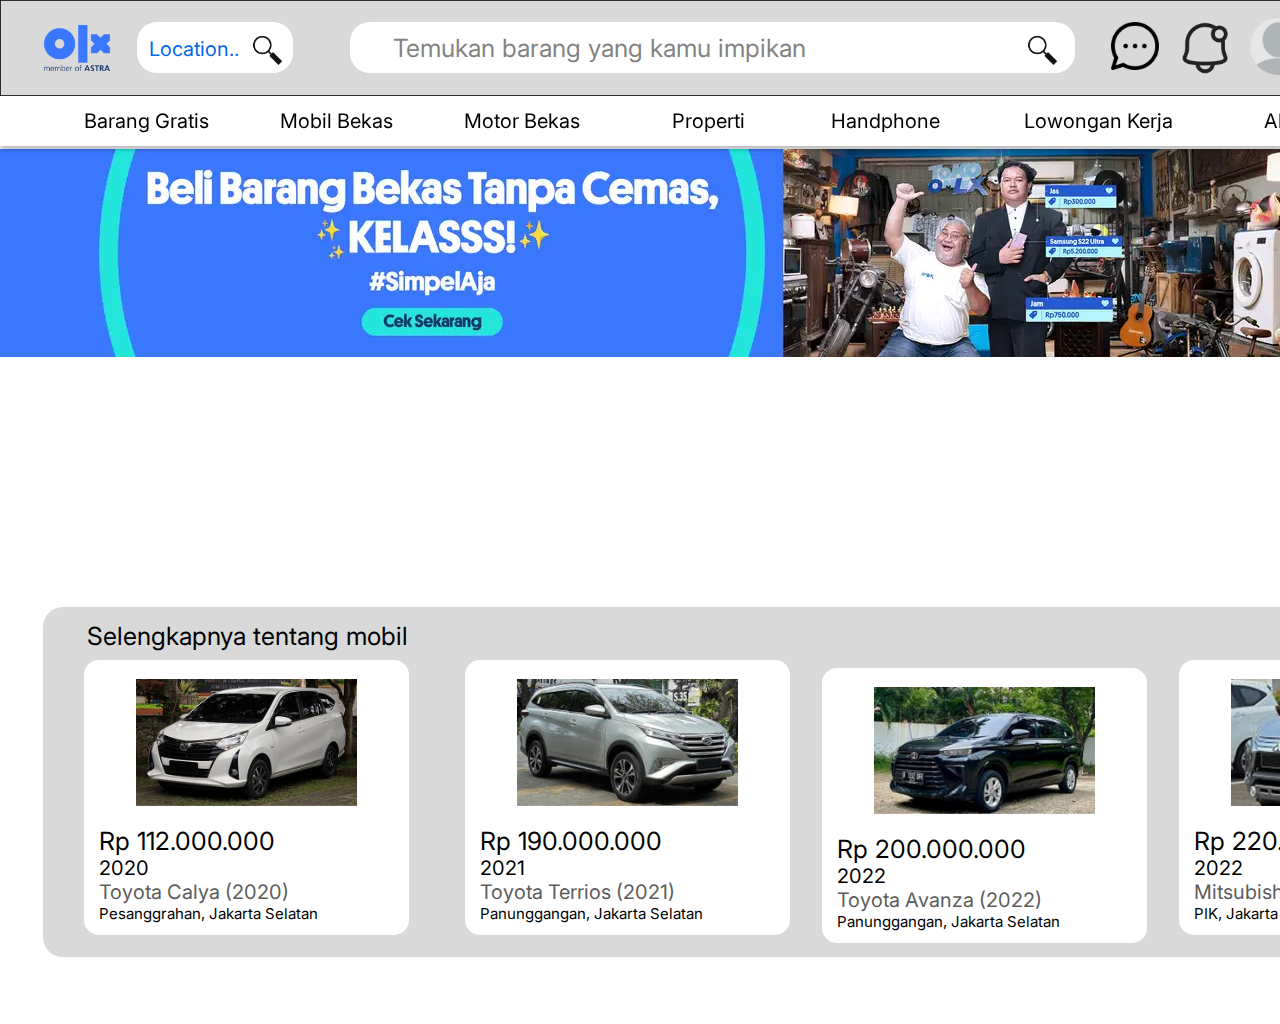
<file: index.html>
<!DOCTYPE html>
<html>
<head>
  <meta charset="utf-8">
  <meta name="viewport" content="width=device-width, initial-scale=1.0">
  <title>OLX - Home</title>
  <link rel="stylesheet" href="style.css" />
  <link rel="stylesheet" href="https://fonts.googleapis.com/css2?family=Inter:wght@400&display=swap" />
  <link rel="icon" href="Assets/Olx-indonesia-logo.svg 1.png" type="image/png" />
</head>
<body>
  <div class="home" id="home">
    <div class="component-1" id="main-section">
      <div class="component-1-child" id="background-element"></div>

      <div class="card" id="card-container">
        <div class="selengkapnya-tentang-mobil" id="section-title">Selengkapnya tentang mobil</div>

        <div class="card-container">
          <div class="card-1" id="car-card-1">
            <div class="card-1-child"></div>
            <a href="calya.html">
                <img class="calya-1-icon" alt="Toyota Calya" src="assets/calya 1.png">
            </a>
            <div class="rp-112000000">Rp 112.000.000</div>
            <div class="div">2020</div>
            <div class="toyota-calya-2020">Toyota Calya (2020)</div>
            <div class="pesanggrahan-jakarta-selatan">Pesanggrahan, Jakarta Selatan</div>
          </div>

          <div class="card-2" id="car-card-2">
            <div class="card-1-child"></div>
            <img class="calya-1-icon" alt="" src="assets/terriosjpeg.png">
            <div class="rp-112000000">Rp 190.000.000</div>
            <div class="div">2021</div>
            <div class="toyota-calya-2020">Toyota Terrios (2021)</div>
            <div class="pesanggrahan-jakarta-selatan">Panunggangan, Jakarta Selatan</div>
          </div>

          <div class="card-3" id="car-card-3">
            <div class="card-1-child"></div>
            <img class="calya-1-icon" alt="" src="assets/avanza.png">
            <div class="rp-112000000">Rp 200.000.000</div>
            <div class="div">2022</div>
            <div class="toyota-calya-2020">Toyota Avanza (2022)</div>
            <div class="pesanggrahan-jakarta-selatan">Panunggangan, Jakarta Selatan</div>
          </div>

          <div class="card-4" id="car-card-4">
            <div class="card-1-child"></div>
            <img class="calya-1-icon" alt="" src="assets/xpanderjpeg.png">
            <div class="rp-112000000">Rp 220.000.000</div>
            <div class="div">2022</div>
            <div class="toyota-calya-2020">Mitsubishi Expander (2022)</div>
            <div class="pesanggrahan-jakarta-selatan">PIK, Jakarta Utara</div>
          </div>

          <div class="card-41" id="car-card-5">
            <div class="card-1-child"></div>
            <img class="calya-1-icon" alt="" src="assets/brv.png">
            <div class="rp-112000000">Rp 220.000.000</div>
            <div class="div">2023</div>
            <div class="toyota-calya-2020">Honda BR-V (2023)</div>
            <div class="pesanggrahan-jakarta-selatan">PIK, Jakarta Utara</div>
          </div>
        </div>
      </div>
    </div>

    <div class="animation" id="animation-section">
      <div class="animation-child" id="animation-background"></div>
    </div>

    <div class="nav" id="navigation">
      <div class="nav-inner" id="nav-wrapper">
        <div class="frame-parent" id="nav-categories">
          <div class="barang-gratis-wrapper" id="free-items">
            <div class="barang-gratis">Barang Gratis</div>
          </div>
          <div class="mobil-bekas-wrapper" id="used-cars">
            <div class="barang-gratis">Mobil Bekas</div>
          </div>
          <div class="motor-bekas-wrapper" id="used-bikes">
            <div class="barang-gratis">Motor Bekas</div>
          </div>
          <div class="lowongan-kerja-wrapper" id="jobs">
            <div class="barang-gratis">Lowongan Kerja</div>
          </div>
          <div class="aksesoris-wrapper" id="accessories">
            <div class="barang-gratis">Aksesoris</div>
          </div>
          <div class="properti-wrapper" id="property">
            <div class="barang-gratis">Properti</div>
          </div>
          <div class="handphone-wrapper" id="phones">
            <div class="barang-gratis">Handphone</div>
          </div>
        </div>
      </div>

      <div class="header" id="header">
        <div class="headerbg" id="header-bg" data-scroll-to="headerbg"></div>
        <img class="olx-indonesia-logosvg-1-icon" alt="" src="assets/Olx-indonesia-logo.svg 1.png" id="logo-img">

        <div class="select-location" id="location-select">
          <div class="select-location-child"></div>
          <div class="location">Location..</div>
          <img class="image-2-icon" alt="" src="assets/image 2.png">
        </div>

        <div class="searchbar" id="search-bar">
          <div class="searchbar-child" id="search-bar-trigger"></div>
          <div class="temukan-barang-yang">Temukan barang yang kamu impikan</div>
          <img class="image-2-icon1" alt="" src="assets/image 2.png">
        </div>

        <a href="chat.html">
            <img class="chat-icon" alt="" src="assets/chat.png">
        </a>

        <img class="bell-icon" alt="" src="assets/Bell.png">

        <div class="profile" id="user-profile">
          <img class="profile-child" alt="" src="assets/Ellipse 3.png">
        </div>

        <div class="profile-dropdown" id="profile-dropdown">
          <div class="login-register">
            
            Login/Register
          </div>
        </div>
      </div>
    </div>
  </div>

  <script src="script.js"></script>
  
  <script src="banner.js"></script>
  
</body>
</html>
</file>
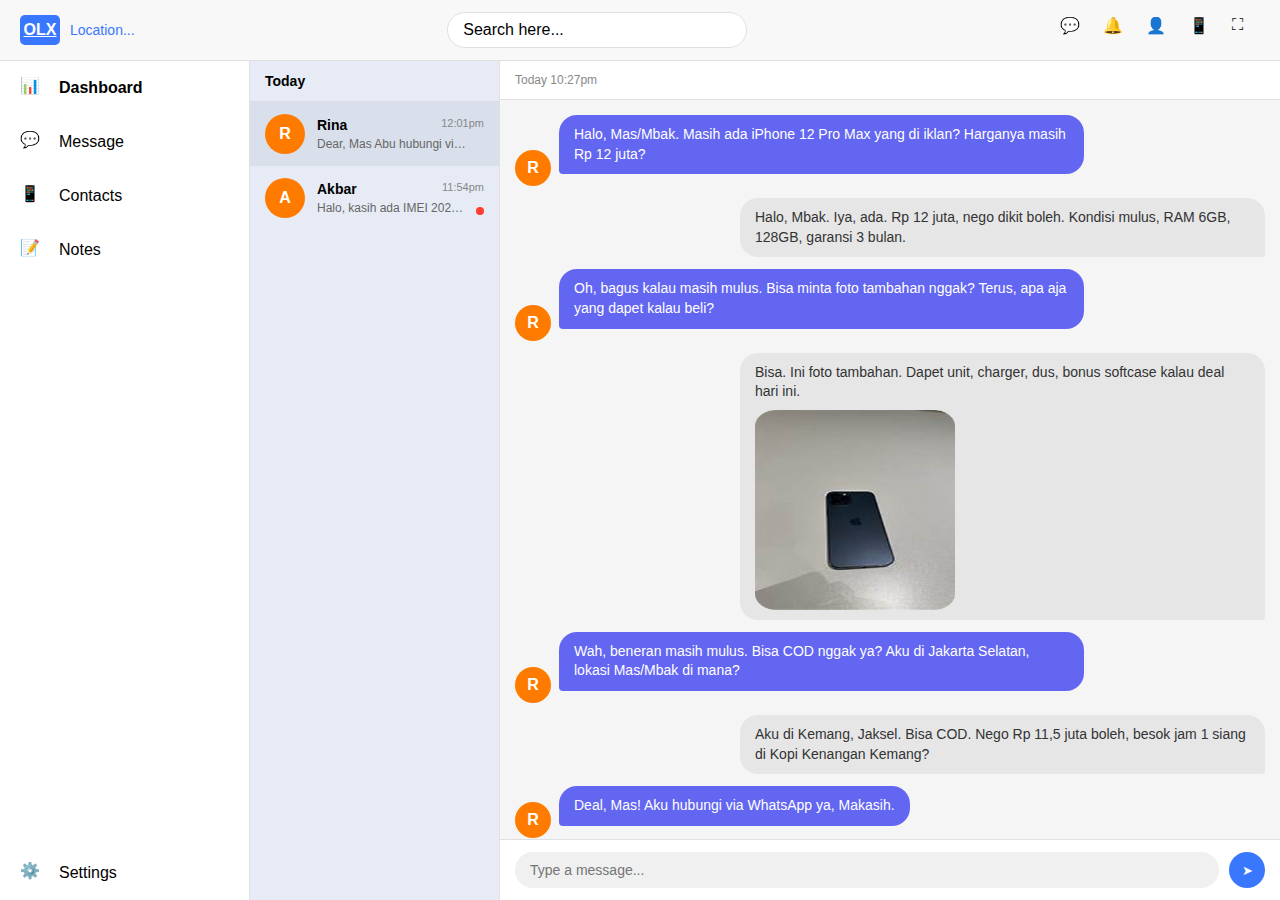
<file: chat.html>
<!DOCTYPE html>
<html lang="id">
<head>
    <meta charset="UTF-8">
    <meta name="viewport" content="width=device-width, initial-scale=1.0">
    <title>OLX Messaging Interface</title>
    <style>
        * {
            margin: 0;
            padding: 0;
            box-sizing: border-box;
            font-family: -apple-system, BlinkMacSystemFont, 'Segoe UI', Roboto, Oxygen, Ubuntu, Cantarell, 'Open Sans', 'Helvetica Neue', sans-serif;
        }

        body {
            background-color: #f5f5f5;
            display: flex;
            justify-content: center;
            align-items: center;
            height: 100vh;
            margin: 0;
            overflow: hidden;
        }

        .app-container {
            width: 100%;
            height: 100vh;
            background-color: white;
            display: flex;
            flex-direction: column;
            overflow: hidden;
        }

        .header {
            background-color: #f8f8f8;
            padding: 12px 20px;
            display: flex;
            align-items: center;
            justify-content: space-between;
            border-bottom: 1px solid #e0e0e0;
        }

        .logo {
            display: flex;
            align-items: center;
        }

        .logo-image {
            width: 40px;
            height: 30px;
            background-color: #3a77ff;
            color: white;
            border-radius: 5px;
            display: flex;
            justify-content: center;
            align-items: center;
            font-weight: bold;
            font-size: 16px;
            margin-right: 10px;
        }

        .location {
            display: flex;
            align-items: center;
            font-size: 14px;
            color: #3a77ff;
        }

        .search-container {
            display: flex;
            align-items: center;
            background-color: white;
            border-radius: 20px;
            padding: 8px 15px;
            width: 300px;
            border: 1px solid #e0e0e0;
        }

        .search-container input {
            border: none;
            outline: none;
            width: 100%;
            margin-left: 5px;
            font-size: 14px;
        }

        .icons {
            display: flex;
            align-items: center;
            gap: 15px;
        }

        .icon {
            width: 28px;
            height: 28px;
            cursor: pointer;
        }

        .main-content {
            display: flex;
            flex: 1;
            overflow: hidden;
        }

        .sidebar {
            width: 250px;
            background-color: white;
            border-right: 1px solid #e0e0e0;
            display: flex;
            flex-direction: column;
        }

        .sidebar-item {
            padding: 15px 20px;
            display: flex;
            align-items: center;
            cursor: pointer;
            transition: background-color 0.2s;
        }

        .sidebar-item:hover {
            background-color: #f5f5f5;
        }

        .sidebar-item.active {
            font-weight: bold;
        }

        .sidebar-icon {
            width: 24px;
            height: 24px;
            margin-right: 15px;
        }

        .chat-list {
            width: 250px;
            background-color: #e6ebf5;
            border-right: 1px solid #e0e0e0;
            overflow-y: auto;
        }

        .chat-header {
            padding: 12px 15px;
            background-color: #e6ebf5;
            border-bottom: 1px solid #dadce0;
            font-weight: bold;
            font-size: 14px;
        }

        .chat-item {
            padding: 12px 15px;
            display: flex;
            align-items: center;
            cursor: pointer;
            transition: background-color 0.2s;
            position: relative;
        }

        .chat-item:hover {
            background-color: #d9e0ec;
        }

        .chat-item.active {
            background-color: #d9e0ec;
        }

        .profile-pic {
            width: 40px;
            height: 40px;
            border-radius: 50%;
            object-fit: cover;
            margin-right: 12px;
            background-color: #ff7b00;
            display: flex;
            justify-content: center;
            align-items: center;
            color: white;
            font-weight: bold;
        }

        .chat-info {
            flex: 1;
        }

        .chat-name {
            font-weight: bold;
            margin-bottom: 4px;
            font-size: 14px;
        }

        .chat-preview {
            color: #666;
            font-size: 12px;
            white-space: nowrap;
            overflow: hidden;
            text-overflow: ellipsis;
            max-width: 150px;
        }

        .chat-time {
            font-size: 11px;
            color: #888;
            position: absolute;
            top: 15px;
            right: 15px;
        }

        .unread-badge {
            width: 8px;
            height: 8px;
            background-color: #ff3b30;
            border-radius: 50%;
            position: absolute;
            bottom: 15px;
            right: 15px;
        }

        .chat-container {
            flex: 1;
            display: flex;
            flex-direction: column;
        }

        .chat-header-main {
            padding: 12px 15px;
            display: flex;
            align-items: center;
            justify-content: space-between;
            border-bottom: 1px solid #e0e0e0;
        }

        .chat-time-info {
            font-size: 12px;
            color: #888;
            margin-right: 10px;
        }

        .messages {
            flex: 1;
            padding: 15px;
            overflow-y: auto;
            background-color: #f5f5f5;
            display: flex;
            flex-direction: column;
        }

        .message {
            max-width: 70%;
            padding: 10px 15px;
            border-radius: 18px;
            margin-bottom: 12px;
            font-size: 14px;
            line-height: 1.4;
            display: flex;
            flex-direction: column;
        }

        .message.received {
            background-color: #6366f1;
            color: white;
            align-self: flex-start;
            border-bottom-left-radius: 4px;
        }

        .message.sent {
            background-color: #e6e6e6;
            color: #333;
            align-self: flex-end;
            border-bottom-right-radius: 4px;
        }

        .message-with-pic {
            display: flex;
            align-items: flex-end;
            margin-bottom: 12px;
        }

        .message-with-pic .profile-pic {
            margin-right: 8px;
            width: 36px;
            height: 36px;
        }

        .image-message {
            max-width: 200px;
            max-height: 200px;
            border-radius: 8px;
            margin-top: 8px;
        }

        .input-area {
            padding: 12px 15px;
            display: flex;
            align-items: center;
            background-color: white;
            border-top: 1px solid #e0e0e0;
        }

        .input-area input {
            flex: 1;
            border: none;
            outline: none;
            background-color: #f0f0f0;
            border-radius: 20px;
            padding: 10px 15px;
            font-size: 14px;
        }

        .input-area button {
            background-color: #3a77ff;
            color: white;
            border: none;
            border-radius: 50%;
            width: 36px;
            height: 36px;
            margin-left: 10px;
            cursor: pointer;
            display: flex;
            justify-content: center;
            align-items: center;
        }
    </style>
</head>
<body>
    <div class="app-container">
        <div class="header">
            <div class="logo">
                <a href="index.html" class="logo-image">OLX</a>

                <div class="location">Location... <i class="fas fa-search"></i></div>
            </div>
            <div class="search-container">
                <span>Search here...</span>
                <i class="fas fa-search"></i>
            </div>
            <div class="icons">
                <div class="icon" title="Message">💬</div>
                <div class="icon" title="Notifications">🔔</div>
                <div class="icon" title="Profile">👤</div>
                <div class="icon" title="WhatsApp">📱</div>
            </div>
        </div>
        <div class="main-content">
            <div class="sidebar">
                <div class="sidebar-item active">
                    <div class="sidebar-icon">📊</div>
                    Dashboard
                </div>
                <div class="sidebar-item">
                    <div class="sidebar-icon">💬</div>
                    Message
                </div>
                <div class="sidebar-item">
                    <div class="sidebar-icon">📱</div>
                    Contacts
                </div>
                <div class="sidebar-item">
                    <div class="sidebar-icon">📝</div>
                    Notes
                </div>
                <div class="sidebar-item" style="margin-top: auto;">
                    <div class="sidebar-icon">⚙️</div>
                    Settings
                </div>
            </div>
            <div class="chat-list">
                <div class="chat-header">Today</div>
                <div class="chat-item active">
                    <div class="profile-pic">R</div>
                    <div class="chat-info">
                        <div class="chat-name">Rina</div>
                        <div class="chat-preview">Dear, Mas Abu hubungi via WhatsApp ya...</div>
                    </div>
                    <div class="chat-time">12:01pm</div>
                </div>
                <div class="chat-item">
                    <div class="profile-pic">A</div>
                    <div class="chat-info">
                        <div class="chat-name">Akbar</div>
                        <div class="chat-preview">Halo, kasih ada IMEI 2022?...</div>
                    </div>
                    <div class="chat-time">11:54pm</div>
                    <div class="unread-badge"></div>
                </div>
            </div>
            <div class="chat-container">
                <div class="chat-header-main">
                    <div class="chat-time-info">Today 10:27pm</div>
                </div>
                <div class="messages" id="messages">
                    <div class="message-with-pic">
                        <div class="profile-pic">R</div>
                        <div class="message received">
                            Halo, Mas/Mbak. Masih ada iPhone 12 Pro Max yang di iklan? Harganya masih Rp 12 juta?
                        </div>
                    </div>
                    <div class="message sent">
                        Halo, Mbak. Iya, ada. Rp 12 juta, nego dikit boleh. Kondisi mulus, RAM 6GB, 128GB, garansi 3 bulan.
                    </div>
                    <div class="message-with-pic">
                        <div class="profile-pic">R</div>
                        <div class="message received">
                            Oh, bagus kalau masih mulus. Bisa minta foto tambahan nggak? Terus, apa aja yang dapet kalau beli?
                        </div>
                    </div>
                    <div class="message sent">
                        Bisa. Ini foto tambahan. Dapet unit, charger, dus, bonus softcase kalau deal hari ini.
                        <img src="assets/image 17.png" alt="iPhone 12 Pro Max" class="image-message">
                    </div>
                    <div class="message-with-pic">
                        <div class="profile-pic">R</div>
                        <div class="message received">
                            Wah, beneran masih mulus. Bisa COD nggak ya? Aku di Jakarta Selatan, lokasi Mas/Mbak di mana?
                        </div>
                    </div>
                    <div class="message sent">
                        Aku di Kemang, Jaksel. Bisa COD. Nego Rp 11,5 juta boleh, besok jam 1 siang di Kopi Kenangan Kemang?
                    </div>
                    <div class="message-with-pic">
                        <div class="profile-pic">R</div>
                        <div class="message received">
                            Deal, Mas! Aku hubungi via WhatsApp ya, Makasih.
                        </div>
                    </div>
                    <div class="message sent">
                        Sip, Mbak. Aku tunggu! Makasih juga!
                    </div>
                </div>
                <div class="input-area">
                    <input type="text" placeholder="Type a message...">
                    <button>➤</button>
                </div>
            </div>
        </div>
    </div>

    <script>
        const chatItems = document.querySelectorAll('.chat-item');
        chatItems.forEach(item => {
            item.addEventListener('click', () => {
                chatItems.forEach(i => i.classList.remove('active'));
                item.classList.add('active');
                if (item.querySelector('.unread-badge')) {
                    item.querySelector('.unread-badge').remove();
                }
            });
        });

        const messagesContainer = document.getElementById('messages');
        const inputField = document.querySelector('.input-area input');
        const sendButton = document.querySelector('.input-area button');

        function sendMessage() {
            const messageText = inputField.value.trim();
            if (messageText) {
                const messageElement = document.createElement('div');
                messageElement.className = 'message sent';
                messageElement.textContent = messageText;
                messagesContainer.appendChild(messageElement);
                inputField.value = '';
                messagesContainer.scrollTop = messagesContainer.scrollHeight;
            }
        }

        sendButton.addEventListener('click', sendMessage);
        inputField.addEventListener('keypress', (e) => {
            if (e.key === 'Enter') {
                sendMessage();
            }
        });

        const sidebarItems = document.querySelectorAll('.sidebar-item');
        sidebarItems.forEach(item => {
            item.addEventListener('click', () => {
                sidebarItems.forEach(i => i.classList.remove('active'));
                item.classList.add('active');
            });
        });

        messagesContainer.scrollTop = messagesContainer.scrollHeight;
        
        function toggleFullScreen() {
            if (!document.fullscreenElement) {
                document.documentElement.requestFullscreen().catch(err => {
                    alert(`Error attempting to enable fullscreen mode: ${err.message}`);
                });
            } else {
                if (document.exitFullscreen) {
                    document.exitFullscreen();
                }
            }
        }
        
        const header = document.querySelector('.header');
        const fullscreenBtn = document.createElement('div');
        fullscreenBtn.className = 'icon';
        fullscreenBtn.innerHTML = '⛶';
        fullscreenBtn.style.cursor = 'pointer';
        fullscreenBtn.title = 'Toggle Fullscreen';
        fullscreenBtn.addEventListener('click', toggleFullScreen);
        header.querySelector('.icons').appendChild(fullscreenBtn);
        
        document.addEventListener('keydown', (e) => {
            if (e.key === 'F11' || (e.key === 'f' && (e.ctrlKey || e.metaKey))) {
                e.preventDefault();
                toggleFullScreen();
            }
        });
    </script>
</body>
</html>
</file>
<file: style.css>
body {
  	margin: 0;
  	line-height: normal;
}

.component-1-child {
  	position: absolute;
  	height: 100%;
  	width: 100%;
  	top: 0%;
  	right: 0%;
  	bottom: 0%;
  	left: 0%;
  	border-radius: 20px;
  	background-color: #d9d9d9;
}
.selengkapnya-tentang-mobil {
  	position: absolute;
  	top: 0px;
  	left: 3px;
  	font-size: 25px;
}
.card-1-child {
  	position: absolute;
  	top: 0px;
  	left: 0px;
  	border-radius: 15px;
  	background-color: #fff;
  	width: 325px;
  	height: 275px;
}
.calya-1-icon {
  	position: absolute;
  	top: 19px;
  	left: 52px;
  	width: 221.4px;
  	height: 127px;
  	object-fit: cover;
}
.rp-112000000 {
  	position: absolute;
  	top: 166px;
  	left: 15px;
  	font-size: 25px;
}
.div {
  	position: absolute;
  	top: 196px;
  	left: 15px;
}
.toyota-calya-2020 {
  	position: absolute;
  	top: 220px;
  	left: 15px;
  	color: #5c5c5c;
}
.pesanggrahan-jakarta-selatan {
  	position: absolute;
  	top: 244px;
  	left: 15px;
  	font-size: 15px;
}
.card-1 {
  	position: absolute;
  	top: 39px;
  	left: 0px;
  	width: 325px;
  	height: 275px;
}
.card-2 {
  	position: absolute;
  	top: 39px;
  	left: 381px;
  	width: 325px;
  	height: 275px;
}
.card-3 {
  	position: absolute;
  	top: 47px;
  	left: 738px;
  	width: 325px;
  	height: 275px;
}
.card-4 {
  	position: absolute;
  	top: 39px;
  	left: 1095px;
  	width: 325px;
  	height: 275px;
}
.card-41 {
  	position: absolute;
  	top: 41px;
  	left: 1453px;
  	width: 325px;
  	height: 275px;
}
.card {
  	position: absolute;
  	height: 92%;
  	width: 96.01%;
  	top: 4%;
  	right: 0.96%;
  	bottom: 4%;
  	left: 3.03%;
  	overflow-x: auto;
}
.component-1 {
  	position: absolute;
  	top: 607px;
  	left: 43px;
  	width: 1353px;
  	height: 350px;
}

.animation {
    position: absolute;
    top: 149px;
    left: 0px;
    width: 1440px;
    height: 208px;
    overflow: hidden;
    cursor: pointer;
}

.animation-child {
    position: absolute;
    height: 100%;
    width: 100%;
    top: 0%;
    right: 0%;
    bottom: 0%;
    left: 0%;
    max-width: 100%;
    overflow: hidden;
    max-height: 100%;
    transition: all 0.5s ease-in-out;
    background-size: cover;
    background-position: center;
    background-repeat: no-repeat;
}

.animation:hover .animation-child {
    transform: scale(1.02);
}

@media (max-width: 1440px) {
    .animation {
        width: 100%;
        max-width: 1440px;
    }
}

.animation-child::before {
    content: '';
    position: absolute;
    top: 0;
    left: 0;
    right: 0;
    bottom: 0;
    background: linear-gradient(90deg, transparent, rgba(255,255,255,0.4), transparent);
    transform: translateX(-100%);
    animation: loading 2s infinite;
}

@keyframes loading {
    0% {
        transform: translateX(-100%);
    }
    100% {
        transform: translateX(100%);
    }
}

.barang-gratis {
  	position: relative;
}
.barang-gratis-wrapper {
  	position: absolute;
  	top: 0px;
  	left: 0px;
  	display: flex;
  	flex-direction: row;
  	align-items: center;
  	justify-content: center;
  	padding: 10px;
}
.mobil-bekas-wrapper {
  	position: absolute;
  	top: 0px;
  	left: 196px;
  	display: flex;
  	flex-direction: row;
  	align-items: center;
  	justify-content: center;
  	padding: 10px;
}
.motor-bekas-wrapper {
  	position: absolute;
  	top: 0px;
  	left: 380px;
  	display: flex;
  	flex-direction: row;
  	align-items: center;
  	justify-content: center;
  	padding: 10px;
}
.lowongan-kerja-wrapper {
  	position: absolute;
  	top: 0px;
  	left: 940px;
  	display: flex;
  	flex-direction: row;
  	align-items: center;
  	justify-content: center;
  	padding: 10px;
}
.aksesoris-wrapper {
  	position: absolute;
  	top: 0px;
  	left: 1180px;
  	display: flex;
  	flex-direction: row;
  	align-items: center;
  	justify-content: center;
  	padding: 10px;
}
.properti-wrapper {
  	position: absolute;
  	top: 0px;
  	left: 588px;
  	display: flex;
  	flex-direction: row;
  	align-items: center;
  	justify-content: center;
  	padding: 10px;
}
.handphone-wrapper {
  	position: absolute;
  	top: 0px;
  	left: 747px;
  	display: flex;
  	flex-direction: row;
  	align-items: center;
  	justify-content: center;
  	padding: 10px;
}
.frame-parent {
  	position: absolute;
  	top: 3px;
  	left: 74px;
  	width: 1292px;
  	height: 44px;
}
.nav-inner {
  	position: absolute;
  	top: 96px;
  	left: 0px;
  	box-shadow: 0px 4px 4px rgba(0, 0, 0, 0.25);
  	background-color: #fff;
  	width: 1440px;
  	height: 50px;
  	overflow: hidden;
}
.headerbg {
  	position: absolute;
  	top: 0px;
  	left: 0px;
  	background-color: #d9d9d9;
  	border: 1px solid #2e2b2b;
  	box-sizing: border-box;
  	width: 1440px;
  	height: 96px;
}
.olx-indonesia-logosvg-1-icon {
  	position: absolute;
  	top: 10px;
  	left: 39px;
  	width: 76px;
  	height: 76px;
  	object-fit: cover;
}
.select-location-child {
  	position: absolute;
  	height: 100%;
  	width: 81.68%;
  	top: 0%;
  	right: 18.32%;
  	bottom: 0%;
  	left: 0%;
  	border-radius: 20px;
  	background-color: #fff;
}
.location {
  	position: absolute;
  	height: 62.75%;
  	width: 93.72%;
  	top: 29.41%;
  	left: 6.28%;
  	display: inline-block;
}
.image-2-icon {
  	position: absolute;
  	width: 19.9%;
  	top: 9px;
  	right: 21.47%;
  	left: 58.64%;
  	max-width: 100%;
  	overflow: hidden;
  	height: 38px;
  	object-fit: cover;
}
.select-location {
  	position: absolute;
  	top: 22px;
  	left: 137px;
  	width: 191px;
  	height: 51px;
}
.searchbar-child {
  	position: absolute;
  	height: 100%;
  	width: 100%;
  	top: 0%;
  	right: 0%;
  	bottom: 0%;
  	left: 0%;
  	border-radius: 20px;
  	background-color: #fff;
  	cursor: pointer;
}
.temukan-barang-yang {
  	position: absolute;
  	top: 11px;
  	left: 43px;
  	opacity: 0.49;
}
.image-2-icon1 {
  	position: absolute;
  	width: 5.24%;
  	top: 9px;
  	right: 1.79%;
  	left: 92.97%;
  	max-width: 100%;
  	overflow: hidden;
  	height: 38px;
  	object-fit: cover;
}
.searchbar {
  	position: absolute;
  	height: 53.13%;
  	width: 50.35%;
  	top: 22.92%;
  	right: 25.35%;
  	bottom: 23.96%;
  	left: 24.31%;
  	font-size: 25px;
  	color: #000;
}

.chat-icon {
  	position: absolute;
  	top: 22px;
  	left: 1111px;
  	width: 48px;
  	height: 48px;
  	object-fit: cover;
}
.bell-icon {
  	position: absolute;
  	top: 4px;
  	left: 1166px;
  	width: 88px;
  	height: 88px;
  	object-fit: cover;
}

.profile-child {
  	position: absolute;
  	width: 100%;
    height: 100%;
    border-radius: 50%;
    object-fit: cover;
}
.profile {
  	position: absolute;
  	top: 18px;
  	left: 1250px;
  	width: 57px;
  	height: 57px;
  	cursor: pointer;
}
.header {
  	position: absolute;
  	top: 0px;
  	left: 0px;
  	width: 1440px;
  	height: 96px;
  	text-align: left;
  	color: #0069e9;
}
.nav {
  	position: fixed;
  	top: 0px;
  	left: 0px;
  	width: 1440px;
  	height: 146px;
  	text-align: center;
}
.home {
  	width: 100%;
  	position: relative;
  	background-color: #fff;
  	height: 1024px;
  	overflow-y: auto;
  	text-align: left;
  	font-size: 20px;
  	color: #000;
  	font-family: Inter;
}
.profile-dropdown {
  	position: absolute;
  	top: 80px;
  	right: 40px;
  	width: 300px;
  	background-color: #e0e0e0;
  	border-radius: 15px;
  	box-shadow: 0 4px 8px rgba(0,0,0,0.1);
  	display: none;
  	z-index: 1000;
  	padding: 15px;
  	text-align: center;
}


.login-register {
  	padding: 10px;
  	font-size: 20px;
  	color: #0069e9;
  	text-decoration: underline;
  	font-weight: bold;
  	cursor: pointer;
}
.profile-icon:hover {
  	background-color: #a0a0a0;
  	cursor: pointer;
}
.login-register:hover {
  	opacity: 0.8;
}
</file>
